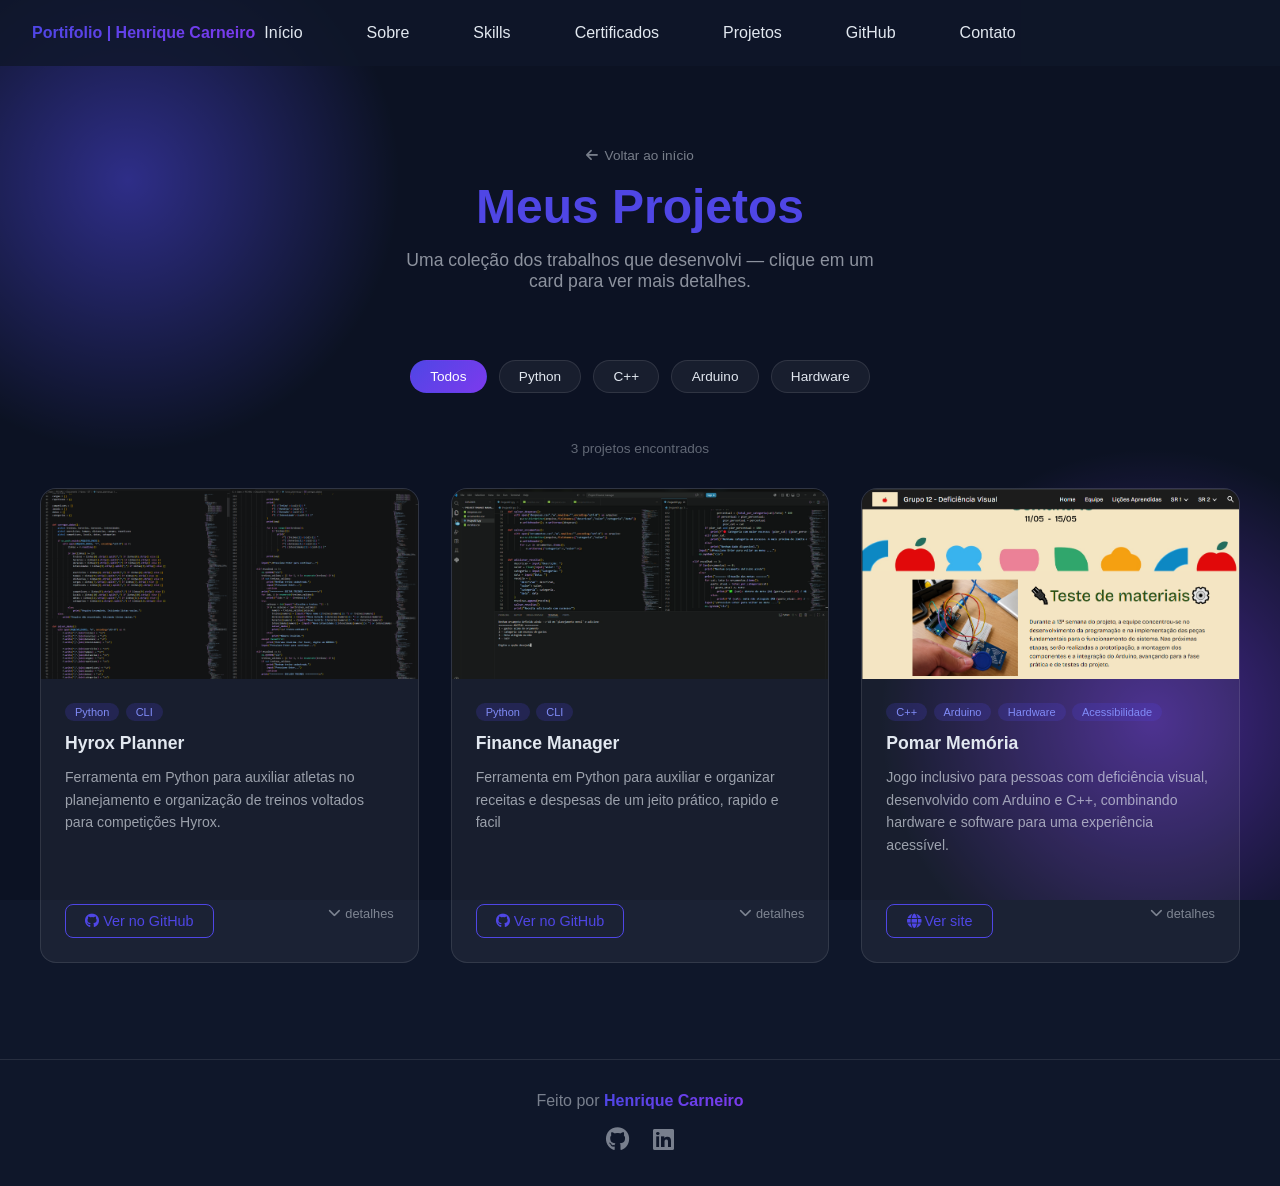
<file: projetos.html>
<!DOCTYPE html>
<html lang="pt-br">

<head>
    <meta charset="UTF-8">
    <meta name="viewport" content="width=device-width, initial-scale=1.0">
    <link rel="stylesheet" href="styles.css">
    <link rel="stylesheet" href="https://cdnjs.cloudflare.com/ajax/libs/font-awesome/6.5.0/css/all.min.css">
    <title>Projetos | Henrique Carneiro</title>
    <style>
        /* ── Página de projetos ── */
        .projetos-hero {
            min-height: 40vh;
            display: flex;
            flex-direction: column;
            justify-content: center;
            align-items: center;
            text-align: center;
            padding: 8rem 2rem 3rem;
            gap: 1rem;
        }

        .projetos-hero h1 {
            font-size: 3rem;
            color: var(--primaria);
            margin: 0;
        }

        .projetos-hero p {
            font-size: 1.1rem;
            color: rgba(226, 232, 240, 0.6);
            max-width: 500px;
        }

        /* ── Filtros ── */
        .filtros {
            display: flex;
            justify-content: center;
            flex-wrap: wrap;
            gap: 0.75rem;
            padding: 0 2rem 3rem;
        }

        .filtro-btn {
            background: rgba(255, 255, 255, 0.05);
            border: 1px solid var(--vidro);
            color: var(--claro);
            padding: 0.5rem 1.2rem;
            border-radius: 999px;
            cursor: pointer;
            font-size: 0.85rem;
            transition: all 0.3s ease;
        }

        .filtro-btn:hover,
        .filtro-btn.ativo {
            background: linear-gradient(135deg, var(--primaria), var(--secundaria));
            border-color: transparent;
            color: #fff;
        }

        /* ── Grid de projetos ── */
        .projetos-secao {
            padding: 0 2rem 6rem;
        }

        .projetos-grid {
            display: grid;
            grid-template-columns: repeat(3,1fr);
            gap: 2rem;
            max-width: 1200px;
            margin: 0 auto;
        }

        .projeto-card {
            width: 100%;
        }

        .projeto-card {
            background: rgba(255, 255, 255, 0.05);
            border: 1px solid var(--vidro);
            border-radius: 16px;
            overflow: hidden;
            transition: all 0.4s ease;
            display: flex;
            flex-direction: column;
        }

        .projeto-card:hover {
            transform: translateY(-8px);
            box-shadow: 0 12px 30px rgba(79, 70, 229, 0.25);
            border-color: rgba(79, 70, 229, 0.4);
        }

        .projeto-card.oculto {
            display: none;
        }

        .projeto-thumb {
            width: 100%;
            height: 190px;
            object-fit: cover;
            object-position: top;
            display: block;
        }

        /* placeholder quando não há imagem */
        .projeto-thumb-placeholder {
            width: 100%;
            height: 190px;
            background: linear-gradient(135deg, rgba(79,70,229,0.3), rgba(124,58,237,0.3));
            display: flex;
            align-items: center;
            justify-content: center;
            font-size: 3rem;
            color: rgba(255,255,255,0.3);
        }

        .projeto-corpo {
            padding: 1.5rem;
            display: flex;
            flex-direction: column;
            flex: 1;
            gap: 0.75rem;
        }

        .projeto-tags {
            display: flex;
            flex-wrap: wrap;
            gap: 0.4rem;
        }

        .projeto-tag {
            font-size: 11px;
            font-weight: 500;
            padding: 3px 10px;
            border-radius: 20px;
            background: rgba(79, 70, 229, 0.2);
            color: #818cf8;
        }

        .projeto-titulo {
            font-size: 1.1rem;
            font-weight: 600;
            color: var(--claro);
        }

        .projeto-desc {
            font-size: 0.88rem;
            color: rgba(226, 232, 240, 0.65);
            line-height: 1.6;
            flex: 1;
        }

        /* detalhes expandíveis */
        .projeto-detalhes {
            max-height: 0;
            overflow: hidden;
            transition: max-height 0.4s ease, opacity 0.3s ease;
            opacity: 0;
        }

        .projeto-detalhes.aberto {
            max-height: 300px;
            opacity: 1;
        }

        .projeto-detalhes ul {
            list-style: none;
            display: flex;
            flex-direction: column;
            gap: 0.4rem;
            padding: 0.75rem 0 0.25rem;
        }

        .projeto-detalhes ul li {
            font-size: 0.82rem;
            color: rgba(226, 232, 240, 0.6);
            display: flex;
            gap: 0.5rem;
            align-items: flex-start;
        }

        .projeto-detalhes ul li::before {
            content: '→';
            color: var(--primaria);
            flex-shrink: 0;
        }

        .projeto-acoes {
            display: flex;
            gap: 0.75rem;
            align-items: center;
            flex-wrap: wrap;
            margin-top: 0.5rem;
        }

        .btn-detalhes {
            background: none;
            border: none;
            color: rgba(226, 232, 240, 0.5);
            cursor: pointer;
            font-size: 0.8rem;
            padding: 0;
            transition: color 0.3s;
            display: flex;
            align-items: center;
            gap: 4px;
            margin-left: auto;
        }

        .btn-detalhes:hover {
            color: var(--primaria);
        }

        /* ── Contador ── */
        .contador-resultado {
            text-align: center;
            font-size: 0.85rem;
            color: rgba(226, 232, 240, 0.4);
            margin-bottom: 2rem;
        }

        /* ── Nenhum resultado ── */
        .sem-resultado {
            text-align: center;
            padding: 4rem 2rem;
            color: rgba(226, 232, 240, 0.35);
            display: none;
            grid-column: 1 / -1;
        }

        .sem-resultado i {
            font-size: 2.5rem;
            margin-bottom: 1rem;
            display: block;
        }

        /* ── Botão voltar ── */
        .voltar-btn {
            display: inline-flex;
            align-items: center;
            gap: 0.4rem;
            color: rgba(226, 232, 240, 0.5);
            text-decoration: none;
            font-size: 0.85rem;
            transition: color 0.3s;
        }

        .voltar-btn:hover { color: var(--primaria); }

        /* ── Responsivo: 3 colunas > 2 colunas > 1 coluna ── */
        @media (max-width: 1000px) {
            .projetos-grid {
                grid-template-columns: repeat(2, 1fr);
            }
        }

        @media (max-width: 640px) {
            .projetos-grid {
                grid-template-columns: 1fr;
            }
        }
    </style>
</head>

<body>
    <div class="particulas"></div>

    <nav class="navegacao">
        <span class="Nav-logo">Portifolio | Henrique Carneiro</span>
        <ul class="menu">
            <li><a href="index.html#inicio"       class="menu-link">Início</a></li>
            <li><a href="index.html#sobre"         class="menu-link">Sobre</a></li>
            <li><a href="index.html#skills"        class="menu-link">Skills</a></li>
            <li><a href="index.html#certificados"  class="menu-link">Certificados</a></li>
            <li><a href="projetos.html"            class="menu-link">Projetos</a></li>
            <li><a href="index.html#github"        class="menu-link">GitHub</a></li>
            <li><a href="index.html#contatos"      class="menu-link">Contato</a></li>
        </ul>
    </nav>

    <div class="pagina-conteudo">
    <!-- Hero -->
    <header class="projetos-hero">
        <a href="index.html" class="voltar-btn">
            <i class="fa-solid fa-arrow-left"></i> Voltar ao início
        </a>
        <h1>Meus Projetos</h1>
        <p>Uma coleção dos trabalhos que desenvolvi — clique em um card para ver mais detalhes.</p>
    </header>

    <!-- Filtros -->
    <div class="filtros" id="filtros">
        <button class="filtro-btn ativo" data-filtro="todos">Todos</button>
        <button class="filtro-btn" data-filtro="Python">Python</button>
        <button class="filtro-btn" data-filtro="C++">C++</button>
        <button class="filtro-btn" data-filtro="Arduino">Arduino</button>
        <button class="filtro-btn" data-filtro="Hardware">Hardware</button>
    </div>

    <!-- Grid -->
    <section class="projetos-secao">
        <p class="contador-resultado" id="contador"></p>
        <div class="projetos-grid" id="grid">

            <!-- Projeto 1 -->
            <div class="projeto-card" data-tags="Python">
                <img src="./imagens/hyrox.PNG" alt="Hyrox Planner" class="projeto-thumb"
                     onerror="this.style.display='none'; this.nextElementSibling.style.display='flex'">
                <div class="projeto-thumb-placeholder" style="display:none">
                    <i class="fa-solid fa-dumbbell"></i>
                </div>
                <div class="projeto-corpo">
                    <div class="projeto-tags">
                        <span class="projeto-tag">Python</span>
                        <span class="projeto-tag">CLI</span>
                    </div>
                    <h3 class="projeto-titulo">Hyrox Planner</h3>
                    <p class="projeto-desc">
                        Ferramenta em Python para auxiliar atletas no planejamento e organização de treinos voltados para competições Hyrox.
                    </p>
                    <div class="projeto-detalhes" id="det-1">
                        <ul>
                            <li>Lógica estruturada para criação e acompanhamento de planos de treino</li>
                            <li>Interface de linha de comando (CLI) intuitiva</li>
                            <li>Organização de sessões por semana e modalidade</li>
                            <li>Desenvolvido inteiramente em Python</li>
                        </ul>
                    </div>
                    <div class="projeto-acoes">
                        <a href="https://github.com/HenriqueCarneiro-dev" target="_blank" class="botao-projeto">
                            <i class="fa-brands fa-github"></i> Ver no GitHub
                        </a>
                        <button class="btn-detalhes" onclick="toggleDetalhes('det-1', this)">
                            <i class="fa-solid fa-chevron-down"></i><span class="btn-detalhes-texto"> detalhes</span>
                        </button>
                    </div>
                </div>
            </div>

            <!-- Projeto 2 -->
            <div class="projeto-card" data-tags="Python">
                <img src="./imagens/Finance_manager.PNG" alt="Finance Manager Planner" class="projeto-thumb"
                     onerror="this.style.display='none'; this.nextElementSibling.style.display='flex'">
                <div class="projeto-thumb-placeholder" style="display:none">
                    <i class="fa-solid fa-dumbbell"></i>
                </div>
                <div class="projeto-corpo">
                    <div class="projeto-tags">
                        <span class="projeto-tag">Python</span>
                        <span class="projeto-tag">CLI</span>
                    </div>
                    <h3 class="projeto-titulo">Finance Manager</h3>
                    <p class="projeto-desc">
                        Ferramenta em Python para auxiliar e organizar receitas e despesas de um jeito prático, rapido e facil
                    </p>
                    <div class="projeto-detalhes" id="det-3">
                        <ul>
                            <li>Gestão de receitas e despesas (cadastro, edição, exclusão e visualização em tabela)</li>
                            <li>Organização por categorias com orçamento mensal definido por você</li>
                            <li>Relatórios completos (saldo, maiores gastos, distribuição por categoria)</li>
                            <li>Análises financeiras (média mensal, comparação entre meses, tendências e percentuais)</li>
                            <li>Sistema de alertas (orçamento ultrapassado, categoria crítica, metas atingidas)</li>
                        </ul>
                    </div>
                    <div class="projeto-acoes">
                        <a href="https://github.com/HenriqueCarneiro-dev" target="_blank" class="botao-projeto">
                            <i class="fa-brands fa-github"></i> Ver no GitHub
                        </a>
                        <button class="btn-detalhes" onclick="toggleDetalhes('det-3', this)">
                            <i class="fa-solid fa-chevron-down"></i><span class="btn-detalhes-texto"> detalhes</span>
                        </button>
                    </div>
                </div>
            </div>



            <!-- Projeto 3 -->
            <div class="projeto-card" data-tags="C++ Arduino Hardware">
                <img src="./imagens/pomarmemoriapj1.PNG" alt="Pomar Memória" class="projeto-thumb"
                     onerror="this.style.display='none'; this.nextElementSibling.style.display='flex'">
                <div class="projeto-thumb-placeholder" style="display:none">
                    <i class="fa-solid fa-microchip"></i>
                </div>
                <div class="projeto-corpo">
                    <div class="projeto-tags">
                        <span class="projeto-tag">C++</span>
                        <span class="projeto-tag">Arduino</span>
                        <span class="projeto-tag">Hardware</span>
                        <span class="projeto-tag">Acessibilidade</span>
                    </div>
                    <h3 class="projeto-titulo">Pomar Memória</h3>
                    <p class="projeto-desc">
                        Jogo inclusivo para pessoas com deficiência visual, desenvolvido com Arduino e C++, combinando hardware e software para uma experiência acessível.
                    </p>
                    <div class="projeto-detalhes" id="det-2">
                        <ul>
                            <li>Desenvolvido com Arduino Uno e sensores de áudio</li>
                            <li>Programado em C++ com foco em baixa latência</li>
                            <li>Interface completamente auditiva, sem dependência visual</li>
                            <li>Projeto realizado na CESAR School</li>
                        </ul>
                    </div>
                    <div class="projeto-acoes">
                        <a href="https://sites.google.com/cesar.school/grupo12-deficienciavisual/equipe" target="_blank" class="botao-projeto">
                            <i class="fa-solid fa-globe"></i> Ver site
                        </a>
                        <button class="btn-detalhes" onclick="toggleDetalhes('det-2', this)">
                            <i class="fa-solid fa-chevron-down"></i><span class="btn-detalhes-texto"> detalhes</span>
                        </button>
                    </div>
                </div>
            </div>

            <!-- Mensagem sem resultado -->
            <div class="sem-resultado" id="semResultado">
                <i class="fa-solid fa-magnifying-glass"></i>
                Nenhum projeto encontrado para esse filtro.
            </div>

        </div>
    </section>

    <footer class="footer">
        <p>Feito por <span>Henrique Carneiro</span></p>
        <div class="footer-links">
            <a href="https://github.com/HenriqueCarneiro-dev" target="_blank"><i class="fa-brands fa-github"></i></a>
            <a href="https://www.linkedin.com/in/henrique-carneiro-b4b9ab3b0" target="_blank"><i class="fa-brands fa-linkedin"></i></a>
        </div>
    </footer>

    </div><!-- fim pagina-conteudo -->

    <script src="script.js"></script>
    <script>
        // ── Filtro ──
        const filtros = document.querySelectorAll('.filtro-btn');
        const cards   = document.querySelectorAll('.projeto-card');
        const contador = document.getElementById('contador');
        const semResultado = document.getElementById('semResultado');

        function atualizarContador() {
            const visiveis = [...cards].filter(c => !c.classList.contains('oculto')).length;
            contador.textContent = `${visiveis} projeto${visiveis !== 1 ? 's' : ''} encontrado${visiveis !== 1 ? 's' : ''}`;
            semResultado.style.display = visiveis === 0 ? 'block' : 'none';
        }

        filtros.forEach(btn => {
            btn.addEventListener('click', () => {
                filtros.forEach(b => b.classList.remove('ativo'));
                btn.classList.add('ativo');

                const filtro = btn.dataset.filtro;
                cards.forEach(card => {
                    if (card.classList.contains('sem-resultado')) return;
                    const tags = card.dataset.tags || '';
                    const visivel = filtro === 'todos' || tags.includes(filtro);
                    card.classList.toggle('oculto', !visivel);
                });
                atualizarContador();
            });
        });

        atualizarContador();

        // ── Expandir detalhes ──
        function toggleDetalhes(id, btn) {
            const det = document.getElementById(id);
            const aberto = det.classList.toggle('aberto');
            const icone  = btn.querySelector('i');
            const texto  = btn.querySelector('.btn-detalhes-texto');
            icone.style.transform = aberto ? 'rotate(180deg)' : 'rotate(0)';
            icone.style.transition = 'transform 0.3s ease';
            texto.textContent = aberto ? ' ocultar' : ' detalhes';
        }
    </script>
</body>
</html>
</file>
<file: styles.css>
* {
    margin: 0;
    padding: 0;
    box-sizing: border-box;
    font-family: Arial, Helvetica, sans-serif;
}

html {
    scroll-behavior: smooth;
}

:root {
    --primaria: #4f46e5;
    --secundaria: #7c3aed;
    --escuro: #0f172a;
    --maisEscuro: #0a0f1c;
    --claro: #e2e8f0;
    --vidro: rgba(255, 255, 255, 0.1);
}

body {
    background-color: var(--escuro);
    color: var(--claro);
    overflow-x: hidden;
    overflow-y: auto;
}

/* =========================
   NAVEGAÇÃO
   ========================= */

.navegacao {
    position: fixed;
    top: 0;
    background: rgba(15, 23, 42, 0.8);
    width: 100%;
    z-index: 100;
    padding: 1.5rem 2rem;
    display: flex;
    align-items: center;
    justify-content: center;
}

.Nav-logo {
    position: absolute;
    left: 2rem;
    font-size: 1rem;
    font-weight: bold;
    background: linear-gradient(90deg, var(--primaria), var(--secundaria));
    -webkit-background-clip: text;
    background-clip: text;
    -webkit-text-fill-color: transparent;
    white-space: nowrap;
}

.menu {
    display: flex;
    justify-content: center;
    list-style: none;
    gap: 3rem;
}

.menu-link {
    text-decoration: none;
    color: var(--claro);
    font-size: 500;
    position: relative;
    padding: 0.5rem;
}

.menu-link::after {
    content: '';
    height: 2px;
    width: 0;
    position: absolute;
    bottom: 0;
    left: 0;
    background: linear-gradient(90deg, var(--primaria), var(--secundaria));
    transition: width 0.5s ease;
}

.menu-link:hover::after {
    width: 100%;
}

/* =========================
   CABEÇALHO
   ========================= */

.cabecalho {
    min-height: 100vh;
    display: flex;
    justify-content: center;
    align-items: center;
    flex-direction: column;
}

.foto-perfil {
    width: 350px;
    height: 350px;
    box-shadow: 0 0 20px rgba(79, 70, 229, 0.3);
    border-radius: 50%;
    border: 4px solid var(--vidro);
    object-fit: cover;
    object-position: center top;
}

h1 {
    font-size: 3.5rem;
    color: var(--primaria);
    font-weight: bold;
    margin: 20px;
}

.cabecalho-sub-titulo {
    font-size: 1.5rem;
    color: var(--claro);
}

/* =========================
   SOBRE
   ========================= */

.sobre {
    padding: 6rem 2rem;
}

.sobre-titulo {
    font-size: 3rem;
    color: var(--claro);
    text-align: center;
    margin-bottom: 20px;
}

.sobre-caixa {
    padding: 2rem;
    max-width: 800px;
    margin: 0 auto;
    border-radius: 16px;
    border: 1px solid var(--vidro);
    backdrop-filter: blur(10px);
    background: rgba(255, 255, 255, 0.05);
}

.sobre-paragrafo {
    text-align: center;
    font-size: 1rem;
}

/* =========================
   CONTATOS
   ========================= */

.contatos {
    padding: 6rem 2rem;
}

.contatos-titulo {
    text-align: center;
    font-size: 2.5rem;
    margin-bottom: 50px;
}

.formulario-contato {
    max-width: 600px;
    margin: 0 auto;
    background: rgba(255, 255, 255, 0.05);
    backdrop-filter: blur(5px);
    padding: 2rem;
    border: 1px solid var(--vidro);
    border-radius: 16px;
}

.campo-form {
    width: 100%;
    padding: 1rem;
    background: rgba(255, 255, 255, 0.05);
    border-radius: 8px;
    color: var(--claro);
    border: 1px solid var(--vidro);
    outline: none;
}

.campo-form:focus {
    border-color: var(--primaria);
    box-shadow: 0 0 10px rgba(79, 70, 229, 0.3);
}

.grupo-form {
    margin-bottom: 1.5rem;
}

.botao-form {
    color: var(--claro);
    background: linear-gradient(45deg, var(--primaria), var(--secundaria));
    padding: 1rem 2rem;
    border-radius: 8px;
    border: none;
    cursor: pointer;
    font-weight: bold;
    width: 100%;
    transition: all 0.5s ease;
}

.botao-form:hover {
    transform: translate(-4px);
    box-shadow: 0 5px 15px rgba(79, 70, 229, 0.4);
}

/* =========================
   FUNDO
   ========================= */

.particulas {
    position: fixed;
    top: 0;
    left: 0;
    width: 100%;
    height: 100%;
    z-index: -1;
    opacity: 0.5;
    background:
        radial-gradient(
            circle at 10% 20%,
            var(--primaria) 0%,
            transparent 20%
        ),
        radial-gradient(
            circle at 90% 80%,
            var(--secundaria) 0%,
            transparent 20%
        ),
        var(--maisEscuro);
}

/* =========================
   ANIMAÇÃO
   ========================= */

@keyframes flutuar {
    0%,
    100% {
        transform: translateY(0);
    }

    50% {
        transform: translateY(-20px);
    }
}

/* =========================
   BOTÃO PROJETO
   ========================= */

.botao-projeto {
    display: inline-block;
    margin-top: 1rem;
    padding: 0.5rem 1.2rem;
    border-radius: 8px;
    border: 1px solid var(--primaria);
    color: var(--primaria);
    text-decoration: none;
    font-size: 0.9rem;
    transition: all 0.3s ease;
}

.botao-projeto:hover {
    background: var(--primaria);
    color: var(--claro);
}

/* =========================
   FOOTER
   ========================= */

.footer {
    text-align: center;
    padding: 2rem;
    border-top: 1px solid var(--vidro);
    color: rgba(226, 232, 240, 0.5);
    display: flex;
    flex-direction: column;
    gap: 1rem;
}

.footer span {
    background: linear-gradient(90deg, var(--primaria), var(--secundaria));
    -webkit-background-clip: text;
    background-clip: text;
    -webkit-text-fill-color: transparent;
    color: transparent;
    font-weight: bold;
}

.footer-links {
    display: flex;
    justify-content: center;
    gap: 1.5rem;
}

.footer-links a {
    color: rgba(226, 232, 240, 0.5);
    font-size: 1.5rem;
    transition: color 0.3s ease;
}

.footer-links a:hover {
    color: var(--primaria);
}

/* =========================
   CERTIFICADOS
   ========================= */

.certificados {
    padding: 6rem 2rem;
}

.certificados-titulo {
    text-align: center;
    font-size: 2.5rem;
    margin-bottom: 50px;
}

.certificados-grid {
    display: grid;
    grid-template-columns: repeat(auto-fit, minmax(220px, 1fr));
    gap: 1.5rem;
    max-width: 1200px;
    margin: 0 auto;
}

.cert-card {
    background: rgba(255, 255, 255, 0.05);
    border: 1px solid var(--vidro);
    border-radius: 16px;
    padding: 1.5rem;
    display: flex;
    flex-direction: column;
    gap: 10px;
    transition: all 0.3s ease;
}

.cert-card:hover {
    transform: translateY(-6px);
    box-shadow: 0 10px 20px rgba(79, 70, 229, 0.2);
}

.cert-icone {
    width: 44px;
    height: 44px;
    border-radius: 10px;
    background: linear-gradient(135deg, var(--primaria), var(--secundaria));
    display: flex;
    align-items: center;
    justify-content: center;
    font-size: 22px;
    color: var(--claro);
}

.cert-badge {
    font-size: 11px;
    font-weight: 500;
    padding: 3px 10px;
    border-radius: 20px;
    background: rgba(79, 70, 229, 0.2);
    color: #818cf8;
    width: fit-content;
}

.cert-nome {
    font-size: 14px;
    font-weight: 500;
    color: var(--claro);
    line-height: 1.4;
}

.cert-inst {
    font-size: 12px;
    color: rgba(226, 232, 240, 0.5);
}

.cert-btn {
    margin-top: auto;
    display: inline-flex;
    align-items: center;
    gap: 6px;
    font-size: 12px;
    color: var(--primaria);
    text-decoration: none;
    border: 1px solid var(--primaria);
    border-radius: 6px;
    padding: 5px 12px;
    width: fit-content;
    transition: all 0.3s ease;
}

.cert-btn:hover {
    background: var(--primaria);
    color: var(--claro);
}

/* =========================
   TRANSIÇÃO DE PÁGINA
   ========================= */

@keyframes entrar {
    from {
        opacity: 0;
        transform: translateY(16px);
    }

    to {
        opacity: 1;
        transform: translateY(0);
    }
}

.pagina-conteudo {
    animation: entrar 0.5s ease forwards;
}

body.saindo .pagina-conteudo {
    opacity: 0;
    transform: translateY(-10px);
    transition: opacity 0.3s ease, transform 0.3s ease;
}

/* =========================
   HERO
   ========================= */

.hero-referencia {
    min-height: 100vh;
    display: grid;
    grid-template-columns: 1.1fr 0.9fr;
    align-items: center;
    padding: 7rem 8%;
    gap: 3rem;
}

.hero-left,
.hero-right {
    min-width: 0;
}

.hero-title {
    font-size: 5rem;
    line-height: 1;
}

.hero-title span {
    background: linear-gradient(90deg, var(--primaria), var(--secundaria));
    background-clip: text;
    -webkit-background-clip: text;
    -webkit-text-fill-color: transparent;
    color: transparent;
}

.hero-desc {
    max-width: 520px;
    font-size: 1.1rem;
    margin: 1.5rem 0;
}

.status-badge,
.hero-pills span,
.hero-mini {
    display: inline-block;
    padding: 0.6rem 1rem;
    border-radius: 999px;
    background: rgba(255, 255, 255, 0.06);
    margin: 0.3rem;
}

.hero-actions {
    display: flex;
    gap: 1rem;
    margin-top: 2rem;
}

.hc-logo {
    width: 340px;
    height: 340px;
    border-radius: 50%;
    display: flex;
    align-items: center;
    justify-content: center;
    font-size: 6rem;
    font-weight: bold;
    background: linear-gradient(135deg, var(--primaria), var(--secundaria));
    margin: auto;
    overflow: hidden;
    flex-shrink: 0;
}

.hero-right {
    text-align: center;
}

.hero-foto {
    width: 100%;
    height: 100%;
    object-fit: cover;
    object-position: center top;
    border-radius: 50%;
    display: block;
}

/* =========================
   TERMINAL
   ========================= */

.terminal-wrapper {
    margin-top: 1.5rem;
    width: 420px;
    max-width: 90vw;
}

.terminal-barra {
    background: #1e293b;
    border-radius: 10px 10px 0 0;
    padding: 0.6rem 1rem;
    display: flex;
    align-items: center;
    gap: 6px;
}

.terminal-dot {
    width: 11px;
    height: 11px;
    border-radius: 50%;
}

.terminal-dot.vermelho {
    background: #ff5f57;
}

.terminal-dot.amarelo {
    background: #febc2e;
}

.terminal-dot.verde {
    background: #28c840;
}

.terminal-titulo {
    margin: 0 auto;
    font-size: 0.75rem;
    color: #64748b;
    font-family: monospace;
}

.terminal-corpo {
    background: #0d1117;
    border-radius: 0 0 10px 10px;
    border: 1px solid #1e293b;
    border-top: none;
    padding: 1.2rem 1.4rem;
    font-family: monospace;
    font-size: 0.85rem;
    min-height: 120px;
}

.terminal-linha {
    display: flex;
    gap: 0.5rem;
    margin-bottom: 0.4rem;
    opacity: 0;
    transform: translateY(4px);
    transition:
        opacity 0.3s ease,
        transform 0.3s ease;
}

.terminal-linha.visivel {
    opacity: 1;
    transform: translateY(0);
}

.terminal-prompt {
    color: #4f46e5;
}

.terminal-cmd {
    color: #e2e8f0;
}

.terminal-output {
    color: #3fb950;
    padding-left: 0;
}

.terminal-output.azul {
    color: #58a6ff;
}

.cursor {
    display: inline-block;
    width: 8px;
    height: 14px;
    background: #4f46e5;
    vertical-align: middle;
    animation: piscar 1s step-end infinite;
}

@keyframes piscar {
    0%,
    100% {
        opacity: 1;
    }

    50% {
        opacity: 0;
    }
}

/* =========================
   SKILLS
   ========================= */

.skills {
    padding: 6rem 2rem;
}

.skills-titulo {
    font-size: 2.5rem;
    text-align: center;
    margin-bottom: 3rem;
    color: var(--claro);
}

.skills-grid {
    display: grid;
    grid-template-columns: repeat(
        auto-fit,
        minmax(280px, 1fr)
    );
    gap: 1.5rem;
    max-width: 900px;
    margin: 0 auto;
}

.skill-card {
    background: rgba(255, 255, 255, 0.05);
    border: 1px solid var(--vidro);
    border-radius: 14px;
    padding: 1.5rem;
    transition: all 0.3s ease;
}

.skill-card:hover {
    transform: translateY(-4px);
    box-shadow: 0 8px 24px rgba(79, 70, 229, 0.15);
    border-color: rgba(79, 70, 229, 0.3);
}

.skill-header {
    display: flex;
    justify-content: space-between;
    align-items: center;
    margin-bottom: 0.75rem;
}

.skill-nome {
    display: flex;
    align-items: center;
    gap: 0.5rem;
    font-size: 0.95rem;
    font-weight: 600;
    color: var(--claro);
}

.skill-nome i {
    font-size: 1.1rem;
    color: var(--primaria);
}

.skill-pct {
    font-size: 0.8rem;
    color: #818cf8;
    font-family: monospace;
}

.skill-barra-fundo {
    width: 100%;
    height: 6px;
    background: rgba(255, 255, 255, 0.08);
    border-radius: 999px;
    overflow: hidden;
}

.skill-barra-fill {
    height: 100%;
    border-radius: 999px;
    background: linear-gradient(
        90deg,
        var(--primaria),
        var(--secundaria)
    );
    width: 0;
    transition: width 1.2s cubic-bezier(0.4, 0, 0.2, 1);
}

.skill-label {
    margin-top: 0.5rem;
    font-size: 0.75rem;
    color: rgba(226, 232, 240, 0.4);
}

/* =========================
   GITHUB STATS
   ========================= */

.github-stats {
    padding: 6rem 2rem;
}

.github-stats-titulo {
    font-size: 2.5rem;
    text-align: center;
    margin-bottom: 0.75rem;
    color: var(--claro);
}

.github-stats-sub {
    text-align: center;
    font-size: 0.9rem;
    color: rgba(226, 232, 240, 0.4);
    margin-bottom: 3rem;
}

.github-card {
    max-width: 700px;
    margin: 0 auto;
    background: #0d1117;
    border: 1px solid #30363d;
    border-radius: 16px;
    overflow: hidden;
    transition: all 0.3s ease;
    cursor: pointer;
    text-decoration: none;
    display: block;
}

.github-card:hover {
    transform: translateY(-6px);
    box-shadow: 0 12px 32px rgba(79, 70, 229, 0.2);
    border-color: #4f46e5;
}

.github-card-topo {
    padding: 1.4rem 1.6rem;
    display: flex;
    align-items: center;
    gap: 1rem;
    border-bottom: 1px solid #21262d;
}

.github-avatar {
    width: 48px;
    height: 48px;
    border-radius: 50%;
    background: linear-gradient(
        135deg,
        var(--primaria),
        var(--secundaria)
    );
    display: flex;
    align-items: center;
    justify-content: center;
    font-size: 1.4rem;
    color: #fff;
    flex-shrink: 0;
}

.github-user-info h3 {
    font-size: 1rem;
    color: #e6edf3;
    margin: 0 0 2px;
}

.github-user-info p {
    font-size: 0.8rem;
    color: #8b949e;
    margin: 0;
}

.github-badge {
    margin-left: auto;
    display: flex;
    align-items: center;
    gap: 0.4rem;
    font-size: 0.8rem;
    color: #3fb950;
    background: rgba(63, 185, 80, 0.1);
    border: 1px solid rgba(63, 185, 80, 0.2);
    padding: 4px 10px;
    border-radius: 999px;
}

.github-card-body {
    padding: 1.4rem 1.6rem;
}

.github-stats-grid {
    display: grid;
    grid-template-columns: repeat(3, 1fr);
    gap: 1rem;
    margin-bottom: 1.4rem;
}

.github-stat {
    text-align: center;
    padding: 0.75rem;
    background: rgba(255, 255, 255, 0.03);
    border-radius: 8px;
    border: 1px solid #21262d;
}

.github-stat-num {
    font-size: 1.5rem;
    font-weight: 700;
    color: #e6edf3;
    display: block;
}

.github-stat-label {
    font-size: 0.72rem;
    color: #8b949e;
    margin-top: 2px;
}

.github-langs {
    display: flex;
    flex-direction: column;
    gap: 0.6rem;
}

.github-lang-linha {
    display: flex;
    align-items: center;
    gap: 0.75rem;
}

.github-lang-nome {
    font-size: 0.8rem;
    color: #8b949e;
    width: 60px;
    flex-shrink: 0;
}

.github-lang-barra-fundo {
    flex: 1;
    height: 5px;
    background: #21262d;
    border-radius: 999px;
    overflow: hidden;
}

.github-lang-fill {
    height: 100%;
    border-radius: 999px;
}

.github-lang-pct {
    font-size: 0.75rem;
    color: #484f58;
    font-family: monospace;
    width: 32px;
    text-align: right;
}

.github-card-rodape {
    padding: 0.9rem 1.6rem;
    border-top: 1px solid #21262d;
    display: flex;
    align-items: center;
    justify-content: space-between;
}

.github-card-rodape span {
    font-size: 0.78rem;
    color: #484f58;
}

.github-card-rodape .github-link-hint {
    font-size: 0.78rem;
    color: #4f46e5;
    display: flex;
    align-items: center;
    gap: 4px;
}

/* =========================
   IMAGEM DO HERO
   ========================= */

img {
    max-width: 100%;
    height: auto;
}

/* =========================
   RESPONSIVIDADE GERAL
   ========================= */

.hero-left,
.hero-right {
    min-width: 0;
}

@media (max-width: 768px) {

    html,
    body {
        width: 100%;
        max-width: 100%;
        overflow-x: hidden;
        overflow-y: auto;
    }

    /* NAVEGAÇÃO */

    .navegacao {
        padding: 0.75rem 1rem;
        flex-direction: column;
        gap: 0.5rem;
    }

    .Nav-logo {
        position: static;
        font-size: 0.9rem;
        white-space: normal;
        text-align: center;
    }

    .menu {
        width: 100%;
        gap: 0.25rem;
        justify-content: flex-start;
        overflow-x: auto;
        overflow-y: hidden;
        -webkit-overflow-scrolling: touch;
        scrollbar-width: none;
    }

    .menu::-webkit-scrollbar {
        display: none;
    }

    .menu li {
        flex: 0 0 auto;
    }

    .menu-link {
        display: block;
        font-size: 0.85rem;
        padding: 0.5rem 0.6rem;
        white-space: nowrap;
    }

    /* HERO */

    .hero-referencia {
        grid-template-columns: 1fr;
        text-align: center;
        padding: 9rem 1.25rem 3rem;
        gap: 2rem;
        min-height: auto;
        width: 100%;
        max-width: 100%;
    }

    .hero-left,
    .hero-right {
        width: 100%;
        max-width: 100%;
        min-width: 0;
    }

    .hero-title {
        font-size: clamp(2.2rem, 11vw, 3.5rem);
        margin: 0.75rem 0;
        word-break: break-word;
    }

    .hero-desc {
        margin: 1rem auto;
        font-size: 1rem;
    }

    .hero-actions {
        flex-wrap: wrap;
        justify-content: center;
    }

    .hc-logo {
        width: min(260px, 70vw);
        height: min(260px, 70vw);
        font-size: 4rem;
    }

    /* TERMINAL */

    .terminal-wrapper {
        width: 100%;
        max-width: 100%;
        text-align: left;
    }

    .terminal-corpo {
        font-size: 0.78rem;
        padding: 1rem;
        max-width: 100%;
        overflow-x: auto;
    }

    /* SEÇÕES */

    .sobre,
    .skills,
    .certificados,
    .github-stats,
    .contatos {
        padding: 4rem 1.25rem;
        scroll-margin-top: 6rem;
        width: 100%;
        max-width: 100%;
    }

    .sobre-titulo,
    .skills-titulo,
    .certificados-titulo,
    .github-stats-titulo,
    .contatos-titulo {
        font-size: 2rem;
        margin-bottom: 1.5rem;
    }

    .sobre-caixa {
        padding: 1.25rem;
        width: 100%;
        max-width: 100%;
    }

    .formulario-contato {
        padding: 1.25rem;
        width: 100%;
        max-width: 100%;
    }

    /* SKILLS */

    .skills-grid {
        grid-template-columns: 1fr;
        width: 100%;
        max-width: 100%;
    }

    /* CERTIFICADOS */

    .certificados-grid {
        grid-template-columns: 1fr;
        width: 100%;
        max-width: 100%;
    }

    /* GITHUB */

    .github-card {
        width: 100%;
        max-width: 100%;
    }

    .github-card-topo {
        flex-wrap: wrap;
        padding: 1rem;
    }

    .github-user-info {
        min-width: 0;
        flex: 1;
    }

    .github-user-info h3,
    .github-user-info p {
        overflow-wrap: anywhere;
    }

    .github-card-body {
        padding: 1rem;
    }

    .github-card-rodape {
        flex-direction: column;
        align-items: flex-start;
        gap: 0.4rem;
        padding: 0.9rem 1rem;
    }

    /* BOTÕES */

    .botao-projeto,
    .cert-btn {
        padding: 0.7rem 1.2rem;
    }
}

/* =========================
   CELULARES PEQUENOS
   ========================= */

@media (max-width: 480px) {

    .github-stats-grid {
        grid-template-columns: 1fr;
        gap: 0.5rem;
    }

    .github-stat {
        padding: 0.5rem;
    }

    .github-stat-num {
        font-size: 1.2rem;
    }

    .hero-pills span,
    .status-badge,
    .hero-mini {
        font-size: 0.85rem;
        padding: 0.45rem 0.8rem;
    }

    .hero-referencia {
        padding-left: 1rem;
        padding-right: 1rem;
    }

    .sobre,
    .skills,
    .certificados,
    .github-stats,
    .contatos {
        padding-left: 1rem;
        padding-right: 1rem;
    }
}

/* =========================
   TOUCH
   ========================= */

@media (hover: none) {

    .cert-card:hover,
    .skill-card:hover,
    .github-card:hover {
        transform: none;
    }
}
</file>
